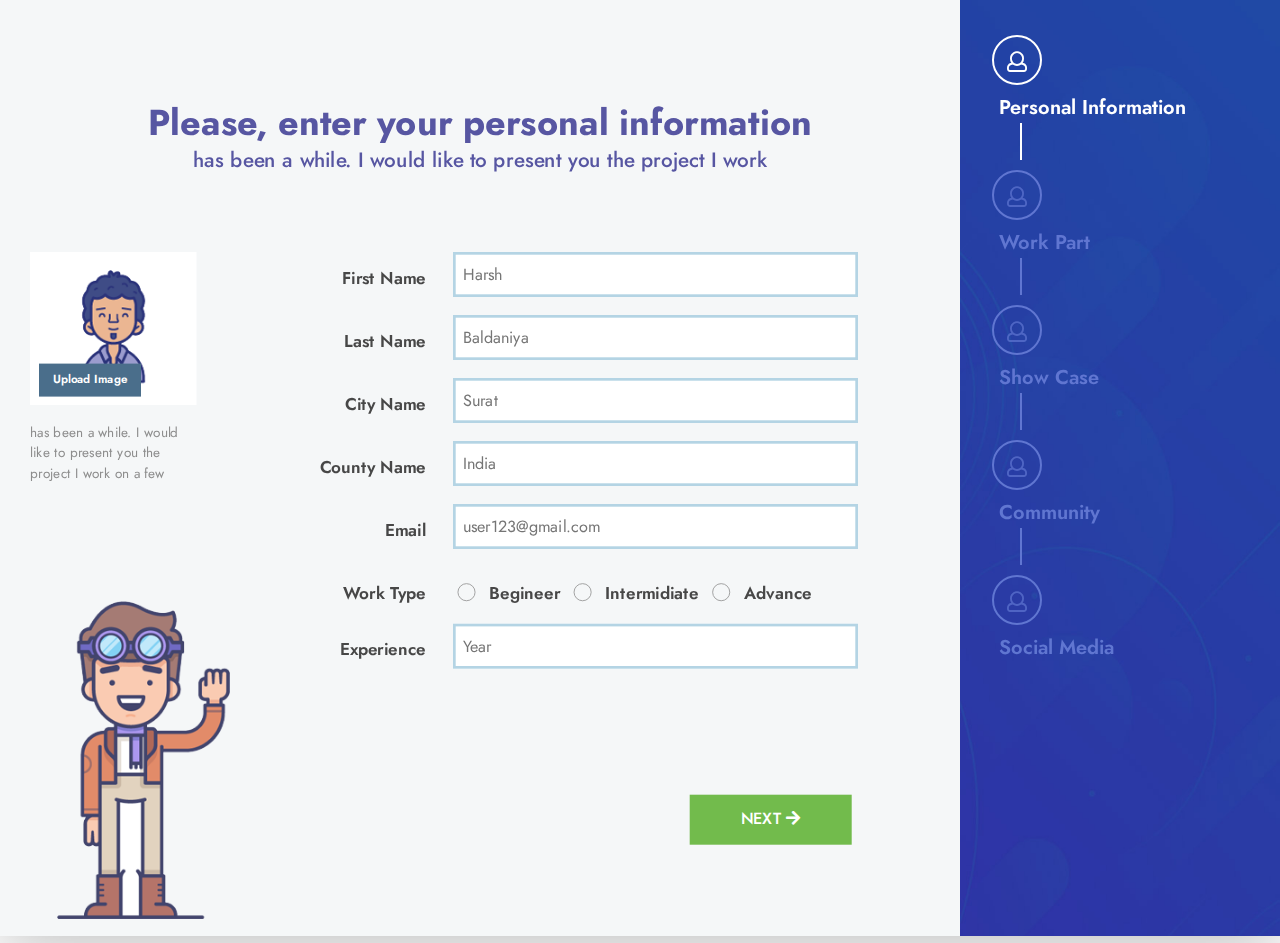
<file: index.html>
<!DOCTYPE html>
<html lang="en">

<head>
    <meta charset="utf-8">
    <title>Assi</title>
    <meta name="viewport" content="width=device-width, initial-scale=1.0">
    <link rel="stylesheet" href="assets/css/bootstrap.min.css">
    <link rel="stylesheet" href="assets/css/animate.min.css">
    <link rel="stylesheet" href="assets/css/fontawesome-all.css">
    <link rel="stylesheet" href="assets/css/style.css">

    <link rel="stylesheet" type="text/css" href="assets/css/colors/switch.css">
    <!-- Color Alternatives -->
    <link href="assets/css/colors/color-2.css" rel="alternate stylesheet" type="text/css" title="color-2">
    <link href="assets/css/colors/color-3.css" rel="alternate stylesheet" type="text/css" title="color-3">
    <link href="assets/css/colors/color-4.css" rel="alternate stylesheet" type="text/css" title="color-4">
    <link href="assets/css/colors/color-5.css" rel="alternate stylesheet" type="text/css" title="color-5">

</head>

<body>

    <div class="wrapper wizard d-flex clearfix multisteps-form position-relative">

        <div class="steps order-2 position-relative w-25">
            <div class="multisteps-form__progress">
                <span class="multisteps-form__progress-btn js-active" title="Application data"><i
                        class="far fa-user"></i><span>Personal Information</span></span>
                <span class="multisteps-form__progress-btn" title="Tax residency"><i class="far fa-user"></i><span>Work
                        Part</span></span>
                <span class="multisteps-form__progress-btn" title="Indentity documents"><i
                        class="far fa-user"></i><span>Show Case</span></span>
                <span class="multisteps-form__progress-btn" title="Investability"><i
                        class="far fa-user"></i><span>Community</span></span>
                <span class="multisteps-form__progress-btn" title="Review"><i class="far fa-user"></i><span>Social Media
                    </span></span>
            </div>
        </div>

        <form class="multisteps-form__form w-75 order-1" action="#" id="wizard">
            <div class="form-area position-relative">
                <!-- div 1 -->
                <div class="multisteps-form__panel js-active" data-animation="slideHorz">
                    <div class="wizard-forms">
                        <div class="inner pb-100 clearfix">
                            <div class="wizard-title text-center">
                                <h3>Please, enter your personal information</h3>
                                <p>has been a while. I would like to present you the project I work</p>
                            </div>
                            <div class="wizard-photo-area">
                                <div class="wizard-photo-upload position-relative">
                                    <label for="files">Upload Image</label>
                                    <input id="files" type='file' onchange="readURL(this);" style="display: none;">
                                    <div class="display-img text-center">
                                        <img id="profile-image" src="assets/img/pf1.png" alt="your image" />
                                    </div>
                                </div>
                                <div class="photo-upload-text">has been a while. I would like to present you the project
                                    I work on a few
                                </div>
                            </div>
                            <div class="wizard-form-field mb-85">
                                <div class="wizard-form-input">
                                    <label>First Name</label>
                                    <input type="text" name="name" placeholder="Harsh">
                                </div>
                                <div class="wizard-form-input">
                                    <label>Last Name</label>
                                    <input type="text" name="name" placeholder="Baldaniya">
                                </div>
                                <div class="wizard-form-input">
                                    <label>City Name</label>
                                    <input type="text" name="name" placeholder="Surat">
                                </div>
                                <div class="wizard-form-input">
                                    <label>County Name</label>
                                    <input type="text" name="name" placeholder="India">
                                </div>
                                <div class="wizard-form-input">
                                    <label>Email</label>
                                    <input type="email" name="email" placeholder="user123@gmail.com">
                                </div>
                                <div class="wizard-form-input">
                                    <label>Work Type</label>
                                    <div class="wizard-checked">
                                        <label class="checkbox-circle">
                                            <input type="radio" checked="checked" name="student_type"
                                                value="University Student">
                                            <span class="checkmark"></span>
                                            Begineer
                                        </label>
                                    </div>
                                    <div class="wizard-checked">
                                        <label class="checkbox-circle">
                                            <input type="radio" name="student_type" value="Professional">
                                            <span class="checkmark"></span>
                                            Intermidiate
                                        </label>
                                    </div>
                                    <div class="wizard-checked">
                                        <label class="checkbox-circle">
                                            <input type="radio" name="student_type" value="Professional">
                                            <span class="checkmark"></span>
                                            Advance
                                        </label>
                                    </div>
                                </div>
                                <div class="wizard-form-input">
                                    <label>Experience</label>
                                    <input type="number" name="email" placeholder="Year">
                                </div>
                            </div>
                            <div class="wizard-v3-progress">
                                <span>1 to 5 step</span>
                                <h3>0% to complete</h3>
                                <div class="progress">
                                    <div class="progress-bar" style="width: 0%">
                                    </div>
                                </div>
                            </div>
                        </div>
                        <!-- /.inner -->
                        <div class="vector-img-one">
                            <img src="assets/img/vb1.png" alt="">
                        </div>
                        <div class="actions">
                            <ul>
                                <li><span class="js-btn-next" title="NEXT">NEXT <i class="fa fa-arrow-right"></i></span>
                                </li>
                            </ul>
                        </div>
                    </div>
                </div>
                <!-- div 2 -->
                <div class="multisteps-form__panel" data-animation="slideHorz">
                    <div class="wizard-forms section-padding">
                        <div class="inner pb-100 clearfix">
                            <div class="wizard-title text-center">
                                <h3>Please, enter your work part</h3>
                                <p>has been a while. I would like to present you the project I work </p>
                            </div>
                            <div class="wizard-solution-select">
                                <h3>Cetogry</h3><br>
                                <div class="row">
                                    <div class="col-md-4">
                                        <label class="option_item">
                                            <input type="checkbox" class="checkbox">
                                            <span class="option_inner">
                                                <span class="tickmark"></span>
                                                <span class="icon"><img src="assets/img/d1.png" alt=""></span>
                                                <span class="name">XYZ</span>
                                            </span>
                                        </label>
                                    </div>
                                    <div class="col-md-4">
                                        <label class="option_item">
                                            <input type="checkbox" class="checkbox">
                                            <span class="option_inner">
                                                <span class="tickmark"></span>
                                                <span class="icon"><img src="assets/img/d1.png" alt=""></span>
                                                <span class="name">XYZ</span>
                                            </span>
                                        </label>
                                    </div>
                                    <div class="col-md-4">
                                        <label class="option_item">
                                            <input type="checkbox" class="checkbox">
                                            <span class="option_inner">
                                                <span class="tickmark"></span>
                                                <span class="icon"><img src="assets/img/d1.png" alt=""></span>
                                                <span class="name">XYZ</span>
                                            </span>
                                        </label>
                                    </div>
                                    <div class="col-md-4">
                                        <label class="option_item">
                                            <input type="checkbox" class="checkbox">
                                            <span class="option_inner">
                                                <span class="tickmark"></span>
                                                <span class="icon"><img src="assets/img/d1.png" alt=""></span>
                                                <span class="name">XYZ</span>
                                            </span>
                                        </label>
                                    </div>
                                    <div class="col-md-4">
                                        <label class="option_item">
                                            <input type="checkbox" class="checkbox">
                                            <span class="option_inner">
                                                <span class="tickmark"></span>
                                                <span class="icon"><img src="assets/img/d1.png" alt=""></span>
                                                <span class="name">XYZ</span>
                                            </span>
                                        </label>
                                    </div>
                                    <div class="col-md-4">
                                        <label class="option_item">
                                            <input type="checkbox" class="checkbox">
                                            <span class="option_inner">
                                                <span class="tickmark"></span>
                                                <span class="icon"><img src="assets/img/d1.png" alt=""></span>
                                                <span class="name">XYZ</span>
                                            </span>
                                        </label>
                                    </div>
                                </div>
                            </div>
                            <div class="wizard-note-subject pb-100">
                                <div class="wizard-form-input select-option-area">
                                    <label>Select Subject</label>
                                    <select>
                                        <option>Subject 1</option>
                                        <option>Subject 2</option>
                                        <option>Subject 3</option>
                                        <option>Subject 4</option>
                                    </select>
                                </div>
                                <div class="wizard-form-input">
                                    <label>Write Note</label>
                                    <textarea></textarea>
                                </div>
                            </div>
                            <div class="wizard-v3-progress">
                                <span>2 to 5 step</span>
                                <h3>38% to complete</h3>
                                <div class="progress">
                                    <div class="progress-bar" style="width: 38%">
                                    </div>
                                </div>
                            </div>
                        </div>
                        <!-- /.inner -->
                        <div class="vector-img-one">
                            <img src="assets/img/vb2.png" alt="">
                        </div>
                        <div class="actions">
                            <ul>
                                <li><span class="js-btn-prev" title="BACK"><i class="fa fa-arrow-left"></i> BACK </span>
                                </li>
                                <li><span class="js-btn-next" title="NEXT">NEXT <i class="fa fa-arrow-right"></i></span>
                                </li>
                            </ul>
                        </div>
                    </div>
                </div>
                <!-- div 3 -->
                <div class="multisteps-form__panel" data-animation="slideHorz">
                    <div class="wizard-forms">
                        <div class="inner pb-100 clearfix">
                            <div class="wizard-title text-center">
                                <h3>Please, enter your accont and work show</h3>
                                <p>has been a while. I would like to present you the project I work </p>
                            </div>
                            <div class="wizard-day-item">
                                <span class="wizard-sub-text">Choose the type of work</span>
                                <div class="wizard-checkbox-option">
                                    <ul>
                                        <li>
                                            <label class="block-option">
                                                <input type="checkbox" name="day-checkout" class="checked-checkbox">
                                                <span class="checkbox-tick"></span>
                                                <span class="day-label">Type</span>
                                            </label>
                                        </li>
                                        <li>
                                            <label class="block-option">
                                                <input type="checkbox" name="day-checkout" class="checked-checkbox">
                                                <span class="checkbox-tick"></span>
                                                <span class="day-label">Type</span>
                                            </label>
                                        </li>
                                        <li>
                                            <label class="block-option">
                                                <input type="checkbox" name="day-checkout" class="checked-checkbox">
                                                <span class="checkbox-tick"></span>
                                                <span class="day-label">Type</span>
                                            </label>
                                        </li>
                                        <li>
                                            <label class="block-option">
                                                <input type="checkbox" name="day-checkout" class="checked-checkbox">
                                                <span class="checkbox-tick"></span>
                                                <span class="day-label">Type</span>
                                            </label>
                                        </li>
                                    </ul>
                                </div>
                            </div>
                            <div class="wizard-form-input mb-60 mt-60">
                                <div class="line line2"></div>
                            </div>
                            <div class="wizard-form-field mb-85" style="margin-left: 0;">
                                <div class="wizard-form-input">
                                    <label>Future Booking</label>
                                    <div class="wizard-checked">
                                        <label class="checkbox-circle">
                                            <input type="radio" checked="checked" name="student_type"
                                                value="University Student">
                                            <span class="checkmark"></span>
                                            Yes
                                        </label>
                                    </div>
                                    <div class="wizard-checked">
                                        <label class="checkbox-circle">
                                            <input type="radio" name="student_type" value="Professional">
                                            <span class="checkmark"></span>
                                            No
                                        </label>
                                    </div>
                                </div>
                                <div class="wizard-form-input">
                                    <label style="width: fit-content; align-items: right;">Details</label>
                                    <input type="text-area" name="name" placeholder="If yes then...">
                                </div>
                            </div>
                            <div class="wizard-document-upload pb-200">
                                <span class="wizard-sub-text">Upload the your work</span>
                                <div class="custom-file" style="height: fit-content; padding: 3px; margin: 6px;">
                                    <input type="file" class="custom-file-input" id="customFile">
                                    <label class="custom-file-label" for="customFile">jpg or .pdf should be more than
                                        500KB or 300PI</label>
                                </div>
                                <div class="custom-file" style="height: fit-content; padding: 3px; margin: 6px;">
                                    <input type="file" class="custom-file-input" id="customFile">
                                    <label class="custom-file-label" for="customFile">jpg or .pdf should be more than
                                        500KB or 300PI</label>
                                </div>
                                <div class="custom-file" style="height: fit-content; padding: 3px; margin: 6px;">
                                    <input type="file" class="custom-file-input" id="customFile">
                                    <label class="custom-file-label" for="customFile">jpg or .pdf should be more than
                                        500KB or 300PI</label>
                                </div>
                            </div>
                            <div class="wizard-v3-progress">
                                <span>3 to 5 step</span>
                                <h3>59% to complete</h3>
                                <div class="progress">
                                    <div class="progress-bar" style="width: 59%">
                                    </div>
                                </div>
                            </div>
                        </div>
                        <!-- ./inner -->
                        <div class="vector-img-one">
                            <img src="assets/img/vb3.png" alt="">
                        </div>
                        <div class="actions">
                            <ul>
                                <li><span class="js-btn-prev" title="BACK"><i class="fa fa-arrow-left"></i> BACK </span>
                                </li>
                                <li><span class="js-btn-next" title="NEXT">NEXT <i class="fa fa-arrow-right"></i></span>
                                </li>
                            </ul>
                        </div>
                    </div>
                </div>
                <!-- div 4 -->
                <div class="multisteps-form__panel" data-animation="slideHorz">
                    <div class="wizard-forms">
                        <div class="inner pb-200 clearfix">
                            <div class="wizard-title text-center">
                                <h3>Choose community member</h3>
                                <p>has been a while. I would like to present you the project I work </p>
                            </div>
                            <div id="slider-service" class="wizard-service-slide">
                                <label class="services-box-item">
                                    <input type="checkbox" name="contact_person" value="Mr abc"
                                        class="service-checkbox">
                                    <span class="w-service-box text-center position-relative">
                                        <span class="tooltip-info" data-toggle="tooltip" data-placement="top"
                                            title="Mr abc Service officer"></span>
                                        <span class="service-icon">
                                            <img src="assets/img/ws1.png" alt="">
                                        </span>
                                        <span class="service-text">
                                            Mr abc
                                        </span>
                                        <span class="option-seclect">
                                            <span>Selected</span>
                                        </span>
                                    </span>
                                </label>
                                <label class="services-box-item">
                                    <input type="checkbox" name="contact_person" value="Mr abc"
                                        class="service-checkbox">
                                    <span class="w-service-box text-center position-relative">
                                        <span class="tooltip-info" data-toggle="tooltip" data-placement="top"
                                            title="Mr abc Service officer"></span>
                                        <span class="service-icon">
                                            <img src="assets/img/ws1.png" alt="">
                                        </span>
                                        <span class="service-text">
                                            Mr abc
                                        </span>
                                        <span class="option-seclect">
                                            <span>Selected</span>
                                        </span>
                                    </span>
                                </label>
                                <label class="services-box-item">
                                    <input type="checkbox" name="contact_person" value="Mr abc"
                                        class="service-checkbox">
                                    <span class="w-service-box text-center position-relative">
                                        <span class="tooltip-info" data-toggle="tooltip" data-placement="top"
                                            title="Mr abc Service officer"></span>
                                        <span class="service-icon">
                                            <img src="assets/img/ws1.png" alt="">
                                        </span>
                                        <span class="service-text">
                                            Mr abc
                                        </span>
                                        <span class="option-seclect">
                                            <span>Selected</span>
                                        </span>
                                    </span>
                                </label>
                                <label class="services-box-item">
                                    <input type="checkbox" name="contact_person" value="Mr abc"
                                        class="service-checkbox">
                                    <span class="w-service-box text-center position-relative">
                                        <span class="tooltip-info" data-toggle="tooltip" data-placement="top"
                                            title="Mr abc Service officer"></span>
                                        <span class="service-icon">
                                            <img src="assets/img/ws1.png" alt="">
                                        </span>
                                        <span class="service-text">
                                            Mr abc
                                        </span>
                                        <span class="option-seclect">
                                            <span>Selected</span>
                                        </span>
                                    </span>
                                </label>
                                <label class="services-box-item">
                                    <input type="checkbox" name="contact_person" value="Mr abc"
                                        class="service-checkbox">
                                    <span class="w-service-box text-center position-relative">
                                        <span class="tooltip-info" data-toggle="tooltip" data-placement="top"
                                            title="Mr abc Service officer"></span>
                                        <span class="service-icon">
                                            <img src="assets/img/ws1.png" alt="">
                                        </span>
                                        <span class="service-text">
                                            Mr abc
                                        </span>
                                        <span class="option-seclect">
                                            <span>Selected</span>
                                        </span>
                                    </span>
                                </label>
                                <label class="services-box-item">
                                    <input type="checkbox" name="contact_person" value="Mr abc"
                                        class="service-checkbox">
                                    <span class="w-service-box text-center position-relative">
                                        <span class="tooltip-info" data-toggle="tooltip" data-placement="top"
                                            title="Mr abc Service officer"></span>
                                        <span class="service-icon">
                                            <img src="assets/img/ws1.png" alt="">
                                        </span>
                                        <span class="service-text">
                                            Mr abc
                                        </span>
                                        <span class="option-seclect">
                                            <span>Selected</span>
                                        </span>
                                    </span>
                                </label>
                                <label class="services-box-item">
                                    <input type="checkbox" name="contact_person" value="Mr abc"
                                        class="service-checkbox">
                                    <span class="w-service-box text-center position-relative">
                                        <span class="tooltip-info" data-toggle="tooltip" data-placement="top"
                                            title="Mr abc Service officer"></span>
                                        <span class="service-icon">
                                            <img src="assets/img/ws1.png" alt="">
                                        </span>
                                        <span class="service-text">
                                            Mr abc
                                        </span>
                                        <span class="option-seclect">
                                            <span>Selected</span>
                                        </span>
                                    </span>
                                </label>
                                <label class="services-box-item">
                                    <input type="checkbox" name="contact_person" value="Mr abc"
                                        class="service-checkbox">
                                    <span class="w-service-box text-center position-relative">
                                        <span class="tooltip-info" data-toggle="tooltip" data-placement="top"
                                            title="Mr abc Service officer"></span>
                                        <span class="service-icon">
                                            <img src="assets/img/ws1.png" alt="">
                                        </span>
                                        <span class="service-text">
                                            Mr abc
                                        </span>
                                        <span class="option-seclect">
                                            <span>Selected</span>
                                        </span>
                                    </span>
                                </label>
                                <label class="services-box-item">
                                    <input type="checkbox" name="contact_person" value="Mr abc"
                                        class="service-checkbox">
                                    <span class="w-service-box text-center position-relative">
                                        <span class="tooltip-info" data-toggle="tooltip" data-placement="top"
                                            title="Mr abc Service officer"></span>
                                        <span class="service-icon">
                                            <img src="assets/img/ws1.png" alt="">
                                        </span>
                                        <span class="service-text">
                                            Mr abc
                                        </span>
                                        <span class="option-seclect">
                                            <span>Selected</span>
                                        </span>
                                    </span>
                                </label>
                                <label class="services-box-item">
                                    <input type="checkbox" name="contact_person" value="Mr abc"
                                        class="service-checkbox">
                                    <span class="w-service-box text-center position-relative">
                                        <span class="tooltip-info" data-toggle="tooltip" data-placement="top"
                                            title="Mr abc Service officer"></span>
                                        <span class="service-icon">
                                            <img src="assets/img/ws1.png" alt="">
                                        </span>
                                        <span class="service-text">
                                            Mr abc
                                        </span>
                                        <span class="option-seclect">
                                            <span>Selected</span>
                                        </span>
                                    </span>
                                </label>
                                <label class="services-box-item">
                                    <input type="checkbox" name="contact_person" value="Mr abc"
                                        class="service-checkbox">
                                    <span class="w-service-box text-center position-relative">
                                        <span class="tooltip-info" data-toggle="tooltip" data-placement="top"
                                            title="Mr abc Service officer"></span>
                                        <span class="service-icon">
                                            <img src="assets/img/ws1.png" alt="">
                                        </span>
                                        <span class="service-text">
                                            Mr abc
                                        </span>
                                        <span class="option-seclect">
                                            <span>Selected</span>
                                        </span>
                                    </span>
                                </label>
                                <label class="services-box-item">
                                    <input type="checkbox" name="contact_person" value="Mr abc"
                                        class="service-checkbox">
                                    <span class="w-service-box text-center position-relative">
                                        <span class="tooltip-info" data-toggle="tooltip" data-placement="top"
                                            title="Mr abc Service officer"></span>
                                        <span class="service-icon">
                                            <img src="assets/img/ws1.png" alt="">
                                        </span>
                                        <span class="service-text">
                                            Mr abc
                                        </span>
                                        <span class="option-seclect">
                                            <span>Selected</span>
                                        </span>
                                    </span>
                                </label>
                                <label class="services-box-item">
                                    <input type="checkbox" name="contact_person" value="Mr abc"
                                        class="service-checkbox">
                                    <span class="w-service-box text-center position-relative">
                                        <span class="tooltip-info" data-toggle="tooltip" data-placement="top"
                                            title="Mr abc Service officer"></span>
                                        <span class="service-icon">
                                            <img src="assets/img/ws1.png" alt="">
                                        </span>
                                        <span class="service-text">
                                            Mr abc
                                        </span>
                                        <span class="option-seclect">
                                            <span>Selected</span>
                                        </span>
                                    </span>
                                </label>
                                <label class="services-box-item">
                                    <input type="checkbox" name="contact_person" value="Mr abc"
                                        class="service-checkbox">
                                    <span class="w-service-box text-center position-relative">
                                        <span class="tooltip-info" data-toggle="tooltip" data-placement="top"
                                            title="Mr abc Service officer"></span>
                                        <span class="service-icon">
                                            <img src="assets/img/ws1.png" alt="">
                                        </span>
                                        <span class="service-text">
                                            Mr abc
                                        </span>
                                        <span class="option-seclect">
                                            <span>Selected</span>
                                        </span>
                                    </span>
                                </label>
                            </div>
                            <div class="wizard-v3-progress">
                                <span>4 to 5 step</span>
                                <h3>79% to complete</h3>
                                <div class="progress">
                                    <div class="progress-bar" style="width: 79%">
                                    </div>
                                </div>
                            </div>
                        </div>
                        <!-- /.inner -->
                        <div class="vector-img-one">
                            <img src="assets/img/vb4.png" alt="">
                        </div>
                        <div class="actions">
                            <ul>
                                <li><span class="js-btn-prev" title="BACK"><i class="fa fa-arrow-left"></i> BACK </span>
                                </li>
                                <li><span class="js-btn-next" title="NEXT">NEXT <i class="fa fa-arrow-right"></i></span>
                                </li>
                            </ul>
                        </div>
                    </div>
                </div>
                <!-- div 5 -->
                <div class="multisteps-form__panel" data-animation="slideHorz">
                    <div class="wizard-forms">
                        <div class="inner pb-100">
                            <div class="wizard-title text-center">
                                <h3>Contact</h3>
                                <p>has been a while. I would like to present you the project I work </p>
                            </div>
                            <div class="wizard-form-field mb-85" style="margin-left: 0;">
                                <div class="wizard-form-input" style="display: flex;
                                justify-content: space-between;">
                                    <label style="width: fit-content; align-items: right;">Email</label>
                                    <input type="text" name="name" placeholder="admin123@gmail.com">
                                </div>
                                <div class="wizard-form-input" style="display: flex;
                                justify-content: space-between;">
                                    <label style="width: fit-content; align-items: right;">Contact Number</label>
                                    <input type="text" name="name" placeholder="+91 1234567890">
                                </div>
                                <div class="wizard-form-input" style="display: flex;
                                justify-content: space-between;">
                                    <label style="width: fit-content; align-items: right;">Linkedin</label>
                                    <input type="text" name="name" placeholder="@id">
                                </div>
                                <div class="wizard-form-input" style="display: flex;
                                justify-content: space-between;">
                                    <label style="width: fit-content; align-items: right;">Instagram</label>
                                    <input type="text" name="name" placeholder="@id">
                                </div>
                                <div class="wizard-form-input" style="display: flex;
                                justify-content: space-between;">
                                    <label style="width: fit-content; align-items: right;">Twitter</label>
                                    <input type="text" name="name" placeholder="@id">
                                </div>
                            </div>
                            <div class="wizard-v3-progress">
                                <span>5 to 5 step</span>
                                <h3>100% to complete</h3>
                                <div class="progress">
                                    <div class="progress-bar" style="width: 100%">
                                    </div>
                                </div>
                            </div>
                        </div>
                        <!-- /.inner -->
                        <div class="vector-img-one position-relative">
                            <img src="assets/img/vb5.png" alt="">
                        </div>
                        <div class="actions mt-60">
                            <ul>
                                <li><span class="js-btn-prev" title="BACK"><i class="fa fa-arrow-left"></i> BACK </span>
                                </li>
                                <!-- <a href="./Thanks/thanks-1.html"><button>Submit</button></a> -->
                                <form action="/Thanks/thanks-1.html" method="post">
                                    <a href="./Thanks/thanks-1.html"><li id="myfinalbtn">SUBMIT <i class="fa fa-arrow-right"></i></li></a>
                                </form>
                            </ul>
                        </div>
                    </div>
                </div>
            </div>
        </form>

    </div>


    <script src="assets/js/jquery-3.3.1.min.js"></script>
    <script src="assets/js/popper.min.js"></script>
    <script src="assets/js/bootstrap.min.js"></script>
    <script src="assets/js/slick.min.js"></script>
    <script src="assets/js/main.js"></script>
    <script src="assets/js/switch.js"></script>
    <script>
        function readURL(input) {
            if (input.files && input.files[0]) {
                var reader = new FileReader();

                reader.onload = function (e) {
                    $('#profile-image')
                        .attr('src', e.target.result)
                        .width(150)
                        .height(200);
                };

                reader.readAsDataURL(input.files[0]);
            }
        };
        $("#customFile").change(function () {
            filename = this.files[0].name
        });
    </script>
</body>

</html>
</file>
<file: assets/css/style.css>
@charset "UTF-8";
/*----------------------------------------------------

1. Global Area 
2. Header Section
=====================================================================*/
/*=========
Font load
===========*/
@import url("https://fonts.googleapis.com/css2?family=Jost:ital,wght@0,100;0,200;0,300;0,400;0,500;0,531;0,600;0,700;0,800;0,900;1,100;1,200;1,300;1,400;1,500;1,531;1,600;1,700;1,800;1,900&display=swap");
/*=========
Color Code
===========*/
/* Slider */
.slick-slider {
  position: relative;
  display: block;
  -webkit-box-sizing: border-box;
          box-sizing: border-box;
  -webkit-user-select: none;
  -moz-user-select: none;
  -ms-user-select: none;
  user-select: none;
  -webkit-touch-callout: none;
  -khtml-user-select: none;
  -ms-touch-action: pan-y;
  touch-action: pan-y;
  -webkit-tap-highlight-color: transparent;
}

.slick-list {
  position: relative;
  display: block;
  overflow: hidden;
  margin: 0;
  padding: 0;
}

.slick-list:focus {
  outline: none;
}

.slick-list.dragging {
  cursor: pointer;
  cursor: hand;
}

.slick-slider .slick-track,
.slick-slider .slick-list {
  -webkit-transform: translate3d(0, 0, 0);
  -ms-transform: translate3d(0, 0, 0);
  transform: translate3d(0, 0, 0);
}

.slick-track {
  position: relative;
  top: 0;
  left: 0;
  display: block;
  margin-left: auto;
  margin-right: auto;
}

.slick-track:before,
.slick-track:after {
  display: table;
  content: "";
}

.slick-track:after {
  clear: both;
}

.slick-loading .slick-track {
  visibility: hidden;
}

.slick-slide {
  display: none;
  float: left;
  height: 100%;
  min-height: 1px;
}

[dir=rtl] .slick-slide {
  float: right;
}

.slick-slide img {
  display: block;
  margin: auto;
}

.slick-slide.slick-loading img {
  display: none;
}

.slick-slide.dragging img {
  pointer-events: none;
}

.slick-initialized .slick-slide {
  display: block;
}

.slick-loading .slick-slide {
  visibility: hidden;
}

.slick-vertical .slick-slide {
  display: block;
  height: auto;
  border: 1px solid transparent;
}

.slick-arrow.slick-hidden {
  display: none;
}

/*global area*/
/*----------------------------------------------------*/
body {
  margin: 0;
  padding: 0;
  overflow-x: hidden;
  font-size: 15px;
  font-weight: 400;
  line-height: 1.5;
  color: #2f3146;
  font-family: "Jost", sans-serif;
  -moz-osx-font-smoothing: antialiased;
  -webkit-font-smoothing: antialiased;
}

::-moz-selection {
  color: #ffffff;
  background-color: #6b59d3;
}

::selection {
  color: #ffffff;
  background-color: #6b59d3;
}

::-moz-selection {
  color: #ffffff;
  background-color: #6b59d3;
}

ul {
  margin: 0;
  padding: 0;
}
ul li {
  list-style: none;
}

a {
  color: inherit;
  text-decoration: none;
  -webkit-transition: 0.3s all ease-in-out;
  -o-transition: 0.3s all ease-in-out;
  transition: 0.3s all ease-in-out;
}
a:hover, a:focus {
  text-decoration: none;
}

img {
  max-width: 100%;
  height: auto;
}

button {
  cursor: pointer;
}

.form-control:focus,
button:visited,
button.active,
button:hover,
button:focus,
input:visited,
input.active,
input:hover,
input:focus,
textarea:hover,
textarea:focus,
a:hover,
a:focus,
a:visited,
a.active,
select,
select:hover,
select:focus,
select:visited {
  outline: none;
  -webkit-box-shadow: none;
          box-shadow: none;
  text-decoration: none;
  color: inherit;
}

.form-control {
  -webkit-box-shadow: none;
          box-shadow: none;
}

.relative-position {
  position: relative;
}

p {
  margin: 0;
}

h1,
h2,
h3,
h4,
h5,
h6 {
  margin: 0;
  font-family: "Jost", sans-serif;
}

.pb-100 {
  padding-bottom: 100px;
}

.pb-200 {
  padding-bottom: 200px;
}

.mb-60 {
  margin-bottom: 60px !important;
}

.mb-85 {
  margin-bottom: 85px !important;
}

.mt-60 {
  margin-top: 60px !important;
}

.wizard-forms {
  padding: 90px 180px;
}

.section-padding {
  padding: 90px 60px;
}

.wrapper {
  margin: 50px auto;
  max-width: 1680px;
  background-color: #f5f7f8;
  -webkit-box-shadow: 0px 5px 65px 0px rgba(0, 0, 0, 0.29);
          box-shadow: 0px 5px 65px 0px rgba(0, 0, 0, 0.29);
}

.boxed-version {
  max-width: 1400px;
  margin: auto;
}

.dark-version.dark-version {
  background-color: #1a1a1a;
}
.dark-version.dark-version label, .dark-version.dark-version p, .dark-version.dark-version span {
  color: #fff !important;
}
.dark-version.dark-version button, .dark-version.dark-version input, .dark-version.dark-version optgroup, .dark-version.dark-version select, .dark-version.dark-version textarea, .dark-version.dark-version .wrapper {
  background-color: #1a1a1a !important;
}

.steps-area-fixed.steps-area-fixed {
  position: fixed;
  width: 25%;
}

.inner {
  width: 100%;
  height: auto;
}

/* ============================================================================ */
/*   step
/* ============================================================================ */
.steps {
  background-color: #263ea5;
  background-image: url(../img/bg.jpg);
  background-size: cover;
}
.steps ul {
  padding-left: 70px;
}

.steps li {
  position: relative;
}
.steps li:before {
  content: "";
  top: 55px;
  width: 240px;
  left: 0px;
  height: 25px;
  color: #5065ca;
  font-size: 19px;
  font-weight: 600;
  line-height: 1.5;
  position: absolute;
}
.steps li:after {
  top: 8px;
  left: 15px;
  z-index: -1;
  color: #6076d1;
  font-size: 17px;
  content: "";
  font-weight: 900;
  position: absolute;
  font-family: "Font Awesome 5 Free";
}
.steps li a {
  width: 45px;
  color: #fff;
  height: 45px;
  font-size: 16px;
  font-weight: 700;
  line-height: 45px;
  border-radius: 50%;
  position: relative;
  text-align: center;
  display: inline-block;
  border: 2px solid #6076d1;
}
.steps li a:after {
  width: 2px;
  left: 18px;
  content: "";
  height: 33px;
  bottom: -80px;
  position: absolute;
  background-color: #6076d1;
}
.steps li .number {
  display: none;
}
.steps li.first a {
  border: 2px solid #fff;
}
.steps li.last a:after {
  display: none;
}
.steps li.checked:after, .steps li.current:after {
  color: #fff;
}
.steps li.checked:before, .steps li.current:before {
  color: #fff;
}
.steps li.checked a, .steps li.current a {
  border: 2px solid #fff;
}
.steps li.checked a:after, .steps li.current a:after {
  background-color: #fff;
}

.line {
  width: 495px;
  height: 3px;
  left: 28.4%;
  height: 3px;
  background: #f1f1f2;
  position: relative;
  top: 0px;
  margin: 5px 0;
}
.line.line2 {
  width: 100%;
  left: 0;
}

.actions {
  right: 7%;
  position: absolute;
  bottom: 50px;
}
.actions ul {
  display: -webkit-box;
  display: -ms-flexbox;
  display: flex;
}
.actions li {
  margin-right: 20px;
}
.actions li span {
  height: 55px;
  width: 180px;
  color: #fff;
  display: block;
  font-size: 18px;
  font-weight: 500;
  border-radius: 0px;
  line-height: 55px;
  text-align: center;
  background-color: #72bb4c;
  cursor: pointer;
}
.actions li .js-btn-prev {
  background: #b4d4e4 !important;
}
.actions li button {
  background: #2c3ca6;
  border: 0;
  padding: 15px 40px;
  margin-left: 18px;
  font-size: 18px;
  color: #fff;
  height: 55px;
}
.actions li:last-child {
  margin-right: 0;
}
.actions li[aria-disabled=true] span {
  opacity: 0;
  -webkit-transition: all 1s;
  -o-transition: all 1s;
  transition: all 1s;
}
.actions li[aria-disabled=false] ~ li span {
  background-color: #72bb4c;
  color: #fff;
}
.actions li[aria-disabled=false] ~ li span:hover {
  background-color: #72bb4c;
}

.wizard-checkbox-option li {
  padding-top: 10px;
  min-width: 25%;
  float: left;
  font-size: 18px;
  font-weight: 600;
  padding-left: 60px;
  position: relative;
  display: inline-block;
}

.block-option input {
  display: none;
}
.block-option .checkbox-tick {
  position: relative;
}
.block-option .checkbox-tick:before {
  top: 2px;
  left: -48px;
  color: #5756a2;
  content: "";
  font-size: 16px;
  font-weight: 900;
  display: none;
  position: absolute;
  font-family: "Font Awesome 5 Free";
}
.block-option .checkbox-tick:after {
  position: absolute;
  content: "";
  height: 38px;
  width: 38px;
  top: -5px;
  left: -60px;
  border: 2px solid #b4d4e4;
}
.block-option .checked-checkbox:checked ~ .checkbox-tick:before {
  display: block;
}
.block-option .checked-checkbox:checked ~ .checkbox-tick:after {
  border: 2px solid #5756a2;
  -webkit-box-shadow: 0px 5px 9px 0px rgba(0, 0, 0, 0.17);
          box-shadow: 0px 5px 9px 0px rgba(0, 0, 0, 0.17);
}

.checkbox-circle {
  position: relative;
  margin: 0 !important;
  padding-left: 40px;
  width: inherit !important;
  text-align: left !important;
}
.checkbox-circle label {
  cursor: pointer;
  color: #999;
  font-size: 13px;
  line-height: 1.9;
  -webkit-transform: translateY(-5px);
      -ms-transform: translateY(-5px);
          transform: translateY(-5px);
}
.checkbox-circle label a {
  color: #6d7f52;
}
.checkbox-circle label a:hover {
  color: #89b843;
}
.checkbox-circle input {
  position: absolute;
  opacity: 0;
  cursor: pointer;
  left: 0;
}
.checkbox-circle input:checked ~ .checkmark:after {
  display: block;
}
.checkbox-circle input:checked ~ .checkmark:before {
  content: "";
  top: 0px;
  left: 3px;
  border-radius: 50%;
  position: absolute;
  z-index: 1;
  font-family: "Font Awesome 5 Free";
  font-weight: 900;
  color: #fff;
  font-size: 12px;
}
.checkbox-circle .checkmark {
  position: absolute !important;
  top: 3px !important;
  left: 0;
  height: 20px;
  width: 20px;
  border-radius: 50%;
  border: 1px solid #999;
}
.checkbox-circle .checkmark:after {
  content: "";
  top: -1px;
  left: -1px;
  width: 20px;
  height: 20px;
  border-radius: 50%;
  background: #49cc2a;
  position: absolute;
  display: none;
}

.social-media-find .social-find-caret, .select-caret, .wizard-note-subject .select-option-area {
  position: relative;
}
.social-media-find .social-find-caret:after, .select-caret:after, .wizard-note-subject .select-option-area:after {
  top: 12px;
  right: 15px;
  content: "";
  font-weight: 900;
  position: absolute;
  font-family: "Font Awesome 5 Free";
  height: 25px;
  width: 25px;
  line-height: 25px;
  background-color: #e5e4e4;
  border-radius: 100%;
  text-align: center;
}

/*---------------------------------------------------- */
/*wizard area*/
/*----------------------------------------------------*/
/* ==========================================================================
multistep css
========================================================================== */
.multisteps-form__progress {
  padding-top: 60px;
  padding-bottom: 100px;
  width: 300px;
  position: -webkit-sticky;
  position: sticky;
  top: 0;
}

.multisteps-form__progress-btn {
  position: relative;
  color: rgba(96, 118, 209, 0.7);
  border: none;
  background-color: transparent;
  outline: none !important;
  cursor: pointer;
  font-size: 20px;
  font-weight: 600;
  display: -webkit-box;
  display: -ms-flexbox;
  display: flex;
  -webkit-box-align: center;
      -ms-flex-align: center;
          align-items: center;
  min-width: -webkit-max-content;
  min-width: -moz-max-content;
  min-width: max-content;
  margin-left: 32px;
  padding-bottom: 100px;
  z-index: 1;
}
.multisteps-form__progress-btn span {
  position: absolute;
  top: 58px;
  left: 7px;
  color: #6076d1;
}
.multisteps-form__progress-btn i {
  width: 50px;
  height: 50px;
  left: 0px;
  top: 0px;
  margin-right: 15px;
  line-height: 50px;
  position: relative;
  text-align: center;
  display: inline-block;
  border: 2px solid #6076d1;
  border-radius: 50%;
  z-index: -1;
}
.multisteps-form__progress-btn:after {
  content: "";
  position: absolute;
  top: 65%;
  left: 28px;
  display: block;
  width: 2px;
  height: 37px;
  background-color: #6076d1;
  z-index: 1;
}
.multisteps-form__progress-btn:last-child:after {
  display: none;
}
.multisteps-form__progress-btn.js-active {
  color: #fff;
}
.multisteps-form__progress-btn.js-active span {
  color: #fff;
}
.multisteps-form__progress-btn.js-active i {
  color: #fff;
  border-color: #fff;
}
.multisteps-form__progress-btn.js-active:after {
  background-color: #fff;
}

.multisteps-form__form {
  position: relative;
}

.multisteps-form__panel {
  height: 0;
  width: 100%;
  opacity: 0;
  overflow: hidden;
  visibility: hidden;
}
.multisteps-form__panel.js-active {
  opacity: 1;
  height: auto;
  position: absolute;
  top: 0;
  left: 0;
  overflow: visible;
  visibility: visible;
}
.multisteps-form__panel[data-animation=scaleOut] {
  -webkit-transform: scale(1.1);
      -ms-transform: scale(1.1);
          transform: scale(1.1);
}
.multisteps-form__panel[data-animation=scaleOut].js-active {
  -webkit-transition-property: all;
  -o-transition-property: all;
  transition-property: all;
  -webkit-transition-duration: 0.2s;
       -o-transition-duration: 0.2s;
          transition-duration: 0.2s;
  -webkit-transition-timing-function: linear;
       -o-transition-timing-function: linear;
          transition-timing-function: linear;
  -webkit-transition-delay: 0s;
       -o-transition-delay: 0s;
          transition-delay: 0s;
  -webkit-transform: scale(1);
      -ms-transform: scale(1);
          transform: scale(1);
}
.multisteps-form__panel[data-animation=slideHorz] {
  left: -50px;
}
.multisteps-form__panel[data-animation=slideHorz].js-active {
  -webkit-transition-property: all;
  -o-transition-property: all;
  transition-property: all;
  -webkit-transition-duration: 0.25s;
       -o-transition-duration: 0.25s;
          transition-duration: 0.25s;
  -webkit-transition-timing-function: cubic-bezier(0.2, 1.13, 0.38, 1.43);
       -o-transition-timing-function: cubic-bezier(0.2, 1.13, 0.38, 1.43);
          transition-timing-function: cubic-bezier(0.2, 1.13, 0.38, 1.43);
  -webkit-transition-delay: 0s;
       -o-transition-delay: 0s;
          transition-delay: 0s;
  left: 0;
}
.multisteps-form__panel[data-animation=slideVert] {
  top: 30px;
}
.multisteps-form__panel[data-animation=slideVert].js-active {
  -webkit-transition-property: all;
  -o-transition-property: all;
  transition-property: all;
  -webkit-transition-duration: 0.2s;
       -o-transition-duration: 0.2s;
          transition-duration: 0.2s;
  -webkit-transition-timing-function: linear;
       -o-transition-timing-function: linear;
          transition-timing-function: linear;
  -webkit-transition-delay: 0s;
       -o-transition-delay: 0s;
          transition-delay: 0s;
  top: 0;
}
.multisteps-form__panel[data-animation=fadeIn].js-active {
  -webkit-transition-property: all;
  -o-transition-property: all;
  transition-property: all;
  -webkit-transition-duration: 0.3s;
       -o-transition-duration: 0.3s;
          transition-duration: 0.3s;
  -webkit-transition-timing-function: linear;
       -o-transition-timing-function: linear;
          transition-timing-function: linear;
  -webkit-transition-delay: 0s;
       -o-transition-delay: 0s;
          transition-delay: 0s;
}
.multisteps-form__panel[data-animation=scaleIn] {
  -webkit-transform: scale(0.9);
      -ms-transform: scale(0.9);
          transform: scale(0.9);
}
.multisteps-form__panel[data-animation=scaleIn].js-active {
  -webkit-transition-property: all;
  -o-transition-property: all;
  transition-property: all;
  -webkit-transition-duration: 0.2s;
       -o-transition-duration: 0.2s;
          transition-duration: 0.2s;
  -webkit-transition-timing-function: linear;
       -o-transition-timing-function: linear;
          transition-timing-function: linear;
  -webkit-transition-delay: 0s;
       -o-transition-delay: 0s;
          transition-delay: 0s;
  -webkit-transform: scale(1);
      -ms-transform: scale(1);
          transform: scale(1);
}

/* ==========================================================================
wizard section
========================================================================== */
.wizard-title {
  padding-bottom: 85px;
}
.wizard-title h3 {
  color: #5756a2;
  font-size: 40px;
  font-weight: 700;
}
.wizard-title p {
  color: #5756a2;
  font-size: 23px;
  font-weight: 500;
}

.vector-img-one {
  position: absolute;
  bottom: 10px;
  left: 5px;
}

.wizard-form-field .wizard-form-input {
  width: 100%;
  margin-bottom: 20px;
  display: -webkit-box;
  display: -ms-flexbox;
  display: flex;
}
.wizard-form-field .wizard-form-input label {
  float: left;
  color: #474747;
  font-size: 19px;
  text-align: right;
  font-weight: 600;
  width: 200px;
  margin: 15px 30px 0px 0px;
}
.wizard-form-field .wizard-form-input input {
  width: 585px;
  height: 50px;
  padding: 8px;
  font-size: 18px;
  border: 3px solid #b4d4e4;
}

.wizard-v3-progress {
  z-index: 10;
  width: 300px;
  right: -345px;
  bottom: 20px;
  position: absolute;
}
.wizard-v3-progress .progress {
  width: 100%;
  height: 20px;
  border-radius: 20px;
  background-color: #b4c8e8;
  position: relative;
}
.wizard-v3-progress .progress:before {
  content: "";
  width: 5px;
  height: 5px;
  border-radius: 100%;
  background: #111;
  position: absolute;
  left: 30%;
  top: 8px;
}
.wizard-v3-progress .progress:after {
  content: "";
  width: 5px;
  height: 5px;
  border-radius: 100%;
  background: #111;
  position: absolute;
  left: 45%;
  top: 8px;
}
.wizard-v3-progress .progress .progress-bar {
  border-radius: 20px;
  background-color: #2e70ee;
}
.wizard-v3-progress .progress .progress-bar:after {
  content: "";
  width: 5px;
  height: 5px;
  border-radius: 100%;
  background: #111;
  position: absolute;
  left: 75%;
  top: 8px;
}
.wizard-v3-progress span {
  color: #b5ccec;
}
.wizard-v3-progress h3 {
  color: #fff;
  font-size: 23px;
  padding: 5px 0px 10px;
  font-weight: 700;
}

/* ==========================================================================
wizard 1
========================================================================== */
.wizard-photo-area {
  width: 190px;
  float: left;
  margin-left: -50px;
}
.wizard-photo-area .photo-upload-text {
  color: #8d8d8d;
  font-size: 15px;
  margin-top: 20px;
  display: inline-block;
}

.wizard-photo-upload {
  float: left;
}
.wizard-photo-upload label {
  padding: 8px 15px;
  color: #fff;
  font-size: 13px;
  font-weight: 600;
  background-color: #4a6e8b;
  position: absolute;
  bottom: 10px;
  left: 10px;
  margin-bottom: 0;
}
.wizard-photo-upload .display-img {
  width: 185px;
  height: 170px;
  overflow: hidden;
  padding-top: 20px;
  background-color: #fff;
}

.wizard-form-field {
  margin-left: 190px;
}
.wizard-form-field .wizard-form-input {
  position: relative;
  z-index: 2;
}
.wizard-form-field .wizard-form-input .wizard-checked {
  display: inline-block;
  margin: 15px 10px 0px 0px;
}
.wizard-form-field .wizard-form-input .wizard-checked:last-of-type {
  margin-right: 0;
}
.wizard-form-field .wizard-form-input .wizard-checked input {
  height: 18px;
  width: 18px;
}
.wizard-form-field .wizard-form-input .wizard-checked span {
  font-size: 18px;
  font-weight: 600;
  color: #1a1a1a;
  position: relative;
  top: -3px;
  margin-left: 5px;
}
.wizard-form-field .form-field-text {
  font-size: 18px;
  color: #848c95;
  max-width: 625px;
  padding-left: 230px;
}

/* ==========================================================================
wizard 2
========================================================================== */
.wizard-solution-select {
  margin: 0 auto;
  max-width: 1090px;
}

.option_item {
  margin: 0 auto;
  width: 325px;
  height: 270px;
  position: relative;
  -webkit-transition: 0.3s all ease-in-out;
  -o-transition: 0.3s all ease-in-out;
  transition: 0.3s all ease-in-out;
}
.option_item .name {
  display: block;
  color: #474747;
  font-size: 23px;
  font-weight: 600;
}

.option_item .checkbox {
  position: absolute;
  top: 0;
  left: 0;
  z-index: 1;
  opacity: 0;
}

.option_item .option_inner {
  width: 100%;
  height: 100%;
  padding: 40px 30px;
  border-radius: 5px;
  text-align: center;
  cursor: pointer;
  display: block;
  border: 2px solid transparent;
  position: relative;
}
.option_item .option_inner:before {
  content: "";
  position: absolute;
  height: 100%;
  width: 100%;
  left: 0;
  top: 0;
  border: 2px solid #b4d4e4;
}

.option_item .option_inner .icon {
  margin-bottom: 10px;
  display: block;
  text-align: center;
}

.option_item .option_inner .icon .fab {
  font-size: 32px;
}

.option_item .option_inner .name {
  -webkit-user-select: none;
     -moz-user-select: none;
      -ms-user-select: none;
          user-select: none;
}

.option_item .checkbox:checked ~ .option_inner {
  border-color: #3b5999;
  -webkit-box-shadow: 0px 5px 35px 0px rgba(0, 0, 0, 0.27);
          box-shadow: 0px 5px 35px 0px rgba(0, 0, 0, 0.27);
}
.option_item .checkbox:checked ~ .option_inner:before {
  display: none;
}

.option_item .option_inner .tickmark {
  position: absolute;
  height: 50px;
  width: 50px;
  display: none;
  border-radius: 100%;
  top: -25px;
  left: -25px;
  background-color: #253fa5;
}

.option_item .option_inner .tickmark:before {
  content: "";
  position: absolute;
  font-size: 16px;
  top: 12px;
  left: 15px;
  color: #fff;
  font-family: "Font Awesome 5 Free";
  font-weight: 900;
}

.option_item .checkbox:checked ~ .option_inner .tickmark {
  display: block;
}

.izard-solution-select label {
  margin-bottom: 0;
}

.wizard-note-subject {
  float: right;
  z-index: 5;
  margin-top: 30px;
  margin-right: 25px;
  position: relative;
}
.wizard-note-subject .wizard-form-input {
  margin-top: 30px;
  position: relative;
}
.wizard-form-input textarea{
  padding: 10px;
}
.wizard-note-subject .wizard-form-input label {
  float: left;
  color: #474747;
  font-size: 19px;
  text-align: right;
  font-weight: 600;
  width: 195px;
  margin: 15px 30px 0px 0px;
}
.wizard-note-subject .wizard-form-input select,
.wizard-note-subject .wizard-form-input textarea {
  width: 720px;
  height: 50px;
  padding-left: 20px;
  -webkit-appearance: none;
  border: 3px solid #b4d4e4;
}
.wizard-note-subject .wizard-form-input textarea {
  height: 170px;
}
.wizard-note-subject .wizard-checked {
  float: right;
  margin-right: 40px;
  display: inline-block;
}
.wizard-note-subject .wizard-checked input {
  width: 18px;
  height: 18px;
  margin-right: 5px;
}
.wizard-note-subject .wizard-checked span {
  top: -2px;
  color: #1a1a1a;
  font-size: 18px;
  font-weight: 600;
  position: relative;
}

.wizard-sub-text {
  color: #474747;
  display: block;
  font-size: 25px;
  font-weight: 600;
  margin-bottom: 20px;
}

/* ==========================================================================
wizard three
========================================================================== */
.select-caret {
  margin-bottom: 85px;
}
.select-caret:after {
  top: 35px;
}
.select-caret select {
  -webkit-appearance: none;
}

.wizard-form-input select {
  width: 100%;
  height: 95px;
  padding: 0px 40px;
  border: 3px solid #b4d4e4;
}

.duration-box {
  display: block;
  width: 100%;
  height: 185px;
  width: 270px;
  padding-top: 35px;
  position: relative;
  border: 2px solid #b4d4e4;
}
.duration-box .title {
  color: #474747;
  display: block;
  font-size: 65px;
  font-weight: 600;
  line-height: 1;
  margin-bottom: 5px;
}
.duration-box span {
  line-height: 1;
  color: #474747;
  font-size: 26px;
  font-weight: 600;
  text-transform: uppercase;
}

.duration-option {
  position: relative;
  margin-bottom: 0;
}
.duration-option .d-checkbox {
  display: none;
}
.duration-option .checkbox-circle-tick {
  position: absolute;
  top: 15px;
  right: 45px;
}
.duration-option .checkbox-circle-tick:before {
  content: "";
  width: 30px;
  height: 30px;
  border-radius: 100%;
  position: absolute;
  border: 2px solid #b4d4e4;
}
.duration-option .checkbox-circle-tick:after {
  top: 5px;
  left: 5px;
  content: "";
  width: 20px;
  height: 20px;
  display: none;
  border-radius: 100%;
  position: absolute;
  background-color: #5756a2;
}
.duration-option .d-checkbox:checked ~ .duration-box {
  border: 2px solid #5756a2;
  -webkit-box-shadow: 0px 5px 35px 0px rgba(0, 0, 0, 0.27);
          box-shadow: 0px 5px 35px 0px rgba(0, 0, 0, 0.27);
}
.duration-option .d-checkbox:checked ~ .checkbox-circle-tick:after {
  display: block;
}
.duration-option .d-checkbox:checked ~ .checkbox-circle-tick:before {
  border-color: #5756a2;
}

.wizard-document-upload {
  display: inline-block;
  width: 100%;
}
.wizard-document-upload .custom-file-input {
  padding: 24px 20px;
  height: auto;
}
.wizard-document-upload .custom-file-label {
  padding: 24px 20px;
  height: auto;
  border-radius: 0;
  font-size: 20px;
}
.wizard-document-upload label.custom-file-label {
  padding: 24px;
  height: auto;
  color: #9c9c9c;
}
.wizard-document-upload label.custom-file-label:after {
  background: #2d35a5;
  color: #fff;
  border-radius: 0;
  padding: 24px;
  height: 80px;
  width: 244px;
  text-align: center;
}

.custom-file-input ~ .custom-file-label::before {
  content: "";
  position: absolute;
  right: 165px;
  font-family: "Font Awesome 5 Free";
  color: #fff;
  font-weight: 900;
  font-size: 20px;
  z-index: 22;
}

/* ==========================================================================
wizard 4
========================================================================== */
#slider-service {
  padding-right: 20px;
}

.service-checkbox {
  display: none;
}

.w-service-box {
  width: 242px;
  height: 220px;
  float: left;
  margin: 15px;
  padding: 10px 0px;
  margin-bottom: 30px;
  background-color: #fff;
  border: 3px solid #b4d4e4;
}
.w-service-box .tooltip-info:before {
  position: absolute;
  content: "";
  height: 30px;
  width: 30px;
  top: 15px;
  right: 15px;
  display: none;
  border-radius: 100%;
  background-color: #2540a5;
}
.w-service-box .tooltip-info:after {
  position: absolute;
  content: "";
  top: 18px;
  color: #fff;
  right: 26px;
  font-weight: 900;
  display: none;
  display: none;
  font-family: "Font Awesome 5 Free";
}
.w-service-box .service-text {
  color: #5756a2;
  font-size: 24px;
  font-weight: 500;
}
.w-service-box .option-seclect {
  bottom: -35px;
  left: -4px;
  width: 103%;
  padding: 5px;
  font-size: 16px;
  display: none;
  font-weight: 500;
  position: absolute;
  background-color: #2540a5;
}
.w-service-box .option-seclect span {
  color: #fff;
}

.service-checkbox:checked ~ .w-service-box .tooltip-info:before,
.service-checkbox:checked ~ .w-service-box .tooltip-info:after {
  display: block;
}

.service-checkbox:checked ~ .w-service-box {
  border: 3px solid #2540a5;
}

.service-checkbox:checked ~ .w-service-box .option-seclect {
  display: block;
}

.slick-dots li.slick-active {
  width: 35px;
  height: 10px;
  background: #2c39a4;
  border-radius: 5px;
}

.slick-dots li {
  width: 15px;
  height: 10px;
  background: #ccc;
  display: inline-block;
  margin: 0 8px;
  border-radius: 5px;
  cursor: pointer;
}

.slick-dots {
  position: absolute;
  left: 50%;
  -webkit-transform: translateX(-50%);
      -ms-transform: translateX(-50%);
          transform: translateX(-50%);
}
.slick-dots button {
  font-size: 0;
  visibility: hidden;
}

/* ==========================================================================
wizard 5
========================================================================== */
.wizard-day-item {
  width: 100%;
  display: inline-block;
}

.social-media-find {
  display: block;
}
.social-media-find .social-find-caret:after {
  top: 35px;
  right: 20px;
}
.social-media-find select {
  width: 100%;
  height: 95px;
  padding-left: 30px;
  -webkit-appearance: none;
  border: 2px solid #b4d4e4;
}

/*---------------------------------------------------- */
/*wizard area*/
/*----------------------------------------------------*/
@media screen and (max-width: 1500px) {
  .wrapper {
    margin: 0 auto;
  }

  .multisteps-form__progress-btn {
    padding-bottom: 85px;
  }

  .multisteps-form__progress {
    padding-top: 35px;
  }

  .wizard-forms {
    -webkit-transform: scale(0.9);
        -ms-transform: scale(0.9);
            transform: scale(0.9);
    background-color: transparent;
    -webkit-box-shadow: none;
            box-shadow: none;
  }

  .wizard-v3-progress {
    right: -375px;
    bottom: -40px;
  }

  .wizard-forms {
    padding: 60px 30px;
  }

  .wizard-form-field .wizard-form-input input {
    width: 450px;
  }

  .wizard-form-field .wizard-form-input .wizard-checked span {
    margin-right: 5px;
  }

  .wizard-form-field .form-field-text {
    padding-left: 0;
  }

  .wizard > .steps ul {
    padding-left: 20px;
  }

  .line {
    width: 450px;
    left: 29.1%;
  }

  .option_item {
    width: 275px;
  }

  .wizard-note-subject .wizard-form-input select,
.wizard-note-subject .wizard-form-input textarea {
    float: none;
    width: 100%;
    margin-bottom: 10px;
  }

  .wizard-note-subject .wizard-form-input label {
    text-align: left;
  }

  .vector-img-one {
    position: absolute;
    bottom: -60px;
    left: 0px;
  }

  .wizard-note-subject .select-option-area:after {
    top: 55px;
  }
}
@media screen and (max-width: 1199.98px) {
  .pb-200 {
    padding-bottom: 270px;
  }

  .pb-100 {
    padding-bottom: 100px;
  }

  .mb-60 {
    margin-bottom: 20px !important;
  }

  .mb-85 {
    margin-bottom: 35px !important;
  }

  .mt-60 {
    margin-top: 20px !important;
  }

  .wizard-forms {
    -webkit-transform: scale(0.9);
        -ms-transform: scale(0.9);
            transform: scale(0.9);
    padding: 0;
  }

  .multisteps-form__progress {
    -webkit-transform: scale(0.9);
        -ms-transform: scale(0.9);
            transform: scale(0.9);
    width: 255px;
  }

  .multisteps-form__progress-btn {
    margin-left: 15px;
  }

  .wizard-form-field .wizard-form-input input {
    width: 100%;
  }

  .wizard-form-field .wizard-form-input label {
    width: 100%;
    text-align: left;
  }

  .w-service-box {
    width: 250px;
  }

  .wizard-form-field .wizard-form-input {
    display: inline-block;
  }

  .line {
    width: 425px;
    left: 14.4%;
  }

  .option_item {
    width: 255px;
  }

  .wizard-v3-progress {
    width: 260px;
    right: -317px;
    bottom: -40px;
  }
  .wizard-v3-progress h3 {
    font-size: 20px;
  }
}
@media screen and (max-width: 1024px) {
  .pb-200 {
    padding-bottom: 100px;
  }

  .wrapper {
    -webkit-box-shadow: none;
            box-shadow: none;
  }

  .multisteps-form__progress {
    width: 245px;
  }

  .line {
    width: 520px;
    left: 0%;
  }

  .wizard-title h3 {
    font-size: 32px;
  }

  .wizard-title p {
    font-size: 20px;
  }

  .duration-box {
    height: 185px;
    width: 205px;
  }

  .wizard-v3-progress {
    width: 250px;
    right: -305px;
  }

  .vector-img-one {
    position: absolute;
    bottom: -38px;
    left: -20px;
  }

  .wizard > .steps li.checked a:after,
.wizard > .steps li.current a:after {
    display: none;
  }

  .w-service-box {
    width: 230px;
  }
}
@media screen and (max-width: 991.98px) {
  .pb-200 {
    padding-bottom: 80px;
  }

  .wizard-form-field {
    margin-left: 0;
  }

  .wrapper {
    display: block !important;
  }

  .form-area,
.multisteps-form__form {
    width: 100% !important;
  }

  .wizard > .steps {
    width: 100% !important;
    position: static !important;
    position: static;
  }

  .wizard-note-subject {
    float: none;
    z-index: 5;
    margin-top: 30px;
    margin-right: 0;
    position: relative;
  }

  .multisteps-form__progress {
    display: -webkit-box;
    display: -ms-flexbox;
    display: flex;
    width: 100%;
    padding-bottom: 0;
  }

  .multisteps-form__progress-btn {
    width: 25%;
    text-align: center;
  }

  .multisteps-form__progress-btn {
    padding-bottom: 35px;
  }

  .multisteps-form__progress-btn:after {
    content: "";
    position: absolute;
    top: 28%;
    left: 140px;
    display: block;
    width: 35px;
    height: 1px;
    background-color: #6076d1;
    z-index: 1;
  }

  .multisteps-form__progress-btn span {
    visibility: hidden;
  }

  .multisteps-form__form {
    min-height: inherit;
  }

  .multisteps-form__progress-btn {
    display: inline-block;
  }

  .wizard > .steps li a:after {
    display: none;
  }

  .line {
    display: none;
  }

  .wizard > .steps li.checked:before,
.wizard > .steps li.current:before {
    display: none;
  }

  .wizard > .steps li:before {
    display: none;
  }

  .wizard > .steps li .number {
    display: block;
  }

  .wizard > .steps ul {
    text-align: center;
  }
  .wizard > .steps ul li {
    padding-bottom: 50px;
  }

  .vector-img-one {
    display: none;
  }

  .wizard-v3-progress {
    position: static;
    width: 100%;
    margin-top: 30px;
    margin-bottom: 30px;
  }
  .wizard-v3-progress span {
    color: #000;
  }
  .wizard-v3-progress h3 {
    color: #263ea5;
  }

  .wizard-title {
    padding-bottom: 30px;
  }

  .wizard-day-item {
    margin-bottom: 0;
  }

  .wizard-photo-area {
    float: none;
    text-align: center;
    margin: auto;
  }

  .option_item {
    width: auto;
    display: block;
    margin-bottom: 20px;
  }

  .duration-box {
    width: 100%;
  }

  .duration-option {
    display: block;
    margin-bottom: 30px;
  }

  .wizard-day-option li {
    width: 100%;
  }

  .actions {
    right: inherit;
    left: 50%;
    -webkit-transform: translateX(-50%);
        -ms-transform: translateX(-50%);
            transform: translateX(-50%);
    position: absolute;
    bottom: 30px;
  }
}
@media screen and (max-width: 767.98px) {
  .wizard-forms {
    -webkit-transform: scale(0.9);
        -ms-transform: scale(0.9);
            transform: scale(0.9);
    overflow-x: hidden;
  }

  .multisteps-form__panel {
    padding: 0 30px;
  }

  .pb-100 {
    padding-bottom: 50px;
  }

  .pb-200 {
    padding-bottom: 70px;
  }

  .wizard-forms {
    padding: 20px;
  }

  .wizard-document-upload label.custom-file-label:after {
    background: #2d35a5;
    color: #fff;
    border-radius: 0;
    padding: 18px;
    height: 50px;
    width: 105px;
    text-align: center;
  }

  .custom-file-input ~ .custom-file-label::before {
    right: 72px;
    top: 13px;
    font-size: 16px;
  }

  .multisteps-form__progress-btn {
    margin-left: 20px;
    padding-bottom: 50px;
  }
  .multisteps-form__progress-btn:after {
    display: none;
  }

  .actions {
    position: static;
    -webkit-transform: inherit;
        -ms-transform: inherit;
            transform: inherit;
  }

  button.slick-arrow {
    border: none;
    background: #72bb4c;
    color: #fff;
    width: 90px;
  }
}
@media screen and (max-width: 575.98px) {
  .wizard-forms {
    -webkit-transform: scale(1);
        -ms-transform: scale(1);
            transform: scale(1);
    padding: 20px 0;
  }

  .multisteps-form__progress-btn i {
    margin-right: 10px;
  }

  .steps li {
    margin-right: 10px;
  }

  .wizard-title h3 {
    font-size: 25px;
    padding-bottom: 20px;
  }

  .wizard-title p {
    font-size: 16px;
  }

  .actions li:first-child a {
    width: 110px;
  }

  .wizard-document-upload label.custom-file-label {
    padding: 17px;
    font-size: 10px;
  }

  .wizard-document-upload .custom-file-input {
    padding: 12px 20px;
    height: auto;
  }

  .multisteps-form__progress-btn {
    margin-left: 0px;
    padding-bottom: 30px;
  }

  .multisteps-form__panel {
    padding: 0 15px;
  }

  .w-service-box {
    width: 235px;
  }

  .social-media-find select {
    height: 55px;
  }

  .social-media-find .social-find-caret:after {
    top: 15px;
  }

  .wizard-checkbox-option li {
    display: block;
    width: 100%;
  }

  .wizard-photo-area {
    margin-left: 0;
  }

  .wizard-v3-progress {
    margin-bottom: 50px;
    margin-top: 40px;
  }

  #slider-service {
    margin-bottom: 40px;
  }

  button.slick-prev.slick-arrow {
    position: absolute;
    bottom: 0;
    right: 0;
  }

  .actions li span {
    height: 50px;
    width: 110px;
    font-size: 17px;
    line-height: 50px;
  }
}
/*---------------------------------------------------- */

#myfinalbtn{
  background: #2c3ca6;
  border: 0;
  padding: 15px 40px;
  margin-left: 18px;
  font-size: 18px;
  color: #fff;
  height: 55px;
}
</file>
<file: assets/css/colors/switch.css>
.color-switcher{
    position: fixed;
    margin-top: 255px;
    width: 145px;
    height: 130px;
    margin-left:-145px;
    transition:all ease 0.3s;
    z-index: 99;
    background: #fff;
    left: 0;
    text-align: center;
    border: solid 1px #dfdfdf;
}

.open i {
    font-size: 25px;
}
.switcher-reset{
    margin-top: 2px;
    font-size: 12px;
    color: #8C8C8C !important;
    background: 0;
    border: 1px solid #dfdfdf !important;
    padding: 3px 37px;
}


.switcher-dark, .switcher-light{
    margin-top: 2px;
    font-size: 12px;
    color: #8C8C8C !important;
    background: 0;
    border: 1px solid #dfdfdf;
    padding: 3px 10px;
}

.switcher-reset:hover{
    color: #000 !important;
}

 .switcher-dark :focus, .switcher-light:focus {
    color: #000 !important;
    border: 1px solid #7d7d7d !important;
    
}

.color-switcher .open{
    background: #fff;
    padding: 13px 0;
    margin-top: -1px;
    width: 50px;
    margin-right: -50px;
    float: right;
    border: solid 1px #dfdfdf;
    text-align: center;
    cursor: pointer;
    font-size: 16px;
}

.color-switcher h4{
font-size: 13px;
    font-weight: 600;
    padding: 17px 13px;
    border-bottom: 1px solid #dfdfdf;
    color: #656565;
    height: 48px;
}

.color-switcher ul{
    padding: 6px 12px;
    display: inline-block;
}

.color-switcher ul li{
    float: left;
    list-style: none;
}

.color-switcher ul li a{
    font-size: 20px;
    float: left;
    width: 29px;

}

.color-switcher ul li a:focus{
    text-decoration:none;
    outline:none;
}


.open-switcher{
    margin-left:0px;
    transition:all ease 0.3s;
}


.color-1{color:#ff423a !important; background: #ff423a !important;}
.color-2{color:#ffa700 !important; background: #ffa700 !important;}
.color-3{color:#00b4d9 !important; background: #00b4d9 !important;}
.color-4{color:#7369b9 !important; background: #7369b9 !important;}
.color-5{color:#e53f51 !important; background: #e53f51 !important;}
.color-6{color:#029A83 !important; background: #029A83 !important;}
.color-7{color:#ef3e96 !important; background: #ef3e96 !important;}
.color-8{color:#3957b7 !important; background: #3957b7 !important;}
.color-9{color:#0487cc !important; background: #0487cc !important;}
.color-10{color:#734854 !important; background: #734854 !important;}
.color-11{color:#9197a3 !important; background: #9197a3 !important;}
.color-12{color:#fe8178 !important; background: #fe8178 !important;}
</file>
<file: assets/css/colors/color-2.css>
.wizard-part-title h3,
.steps li.current:before,
.steps li.checked:before,
.multisteps-form__progress-btn.js-active,
.wizard-content-item h2,
.wizard-content-item p,
.badge-selection span,
.badge-selection h3,
.wizard-form-input input::-webkit-input-placeholder,
.wizard-option-list li .option-item-list select,
.wizard-option-list .upload-araa .upload-text span,
.wizard-option-list .upload-araa .upload-option label,
.wizard-option-list .texable-option,
.wizard-identity .upload-option label,
.identity-option li,
.wizard>.steps li.checked a:after,
.wizard>.steps li.current a:after,
.n-summary span,
.n-checked span,
.n-select-option select,
.wizard-option-list li:before,
.wizard-option-list .taxable-area .checkbo-box-border:before,
.multisteps-form__progress-btn.js-active:before,
.plan-icon-text .plan-icon i,
.plan-icon-text:before,
.n-activity .n-title {
    color: #ffa700 !important;
}


.actions li span,
.actions li button,
.wizard-progress .progress .progress-bar,
.has-float-label i,
.service-check-option span:after,
.identity-option li label input[type="checkbox"]:checked+.checkmark,
.steps-area .steps li.js-active span,
.steps-area .steps li span:after,
.budget-area .opti-list li.active:after,
.steps li.current:after,
.steps li.checked:after {
    background-color: #ffa700 !important;
}


.wizard>.steps li.checked a,
.wizard>.steps li.current a,
.steps-area .steps li.js-active:before,
.multisteps-form__progress-btn.js-active:before,
.form-inner-area input:focus,
.budget-area .opti-list li.active,
.services-select-option li.active:after,
.services-select-option li.active,
.budget-area .opti-list li.active:after {
    border-color: #ffa700 !important;
}
</file>
<file: assets/css/colors/color-3.css>
.wizard-part-title h3,
.wizard-title h3,
.wizard-title p,
.steps li.current:before,
.steps li.checked:before,
.multisteps-form__progress-btn.js-active,
.wizard-content-item h2,
.wizard-content-item p,
.badge-selection span,
.badge-selection h3,
.wizard-form-input input::-webkit-input-placeholder,
.wizard-option-list li .option-item-list select,
.wizard-option-list .upload-araa .upload-text span,
.wizard-option-list .upload-araa .upload-option label,
.wizard-option-list .texable-option,
.wizard-identity .upload-option label,
.identity-option li,
.wizard>.steps li.checked a:after,
.wizard>.steps li.current a:after,
.n-summary span,
.n-checked span,
.n-select-option select,
.wizard-option-list li:before,
.wizard-option-list .taxable-area .checkbo-box-border:before,
.multisteps-form__progress-btn.js-active:before,
.plan-icon-text .plan-icon i,
.plan-icon-text:before,
.n-activity .n-title,
.block-option .checkbox-tick:before {
    color: #00b4d9!important
}


.actions li span,
.actions li button,
.wizard-progress .progress .progress-bar,
.has-float-label i,
.service-check-option span:after,
.identity-option li label input[type="checkbox"]:checked+.checkmark,
.steps-area .steps li.js-active span,
.steps-area .steps li span:after,
.budget-area .opti-list li.active:after,
.duration-option .checkbox-circle-tick:after,
.wizard-document-upload label.custom-file-label:after,
.w-service-box:before,
.slick-dots li.slick-active,
.w-service-box .option-seclect,
.steps li.current:after,
.steps li.checked:after {
    background-color: #00b4d9!important
}


.wizard>.steps li.checked a,
.wizard>.steps li.current a,
.steps-area .steps li.js-active:before,
.multisteps-form__progress-btn.js-active:before,
.form-inner-area input:focus,
.budget-area .opti-list li.active,
.services-select-option li.active:after,
.services-select-option li.active,
.budget-area .opti-list li.active:after, 
.duration-option .d-checkbox:checked ~ .duration-box,
.service-checkbox:checked ~ .w-service-box,
.block-option .checked-checkbox:checked ~ .checkbox-tick:after {
    border-color: #00b4d9!important
}
</file>
<file: assets/css/colors/color-4.css>
.wizard-part-title h3,
.wizard-title h3,
.wizard-title p,
.steps li.current:before,
.steps li.checked:before,
.multisteps-form__progress-btn.js-active,
.wizard-content-item h2,
.wizard-content-item p,
.badge-selection span,
.badge-selection h3,
.wizard-form-input input::-webkit-input-placeholder,
.wizard-option-list li .option-item-list select,
.wizard-option-list .upload-araa .upload-text span,
.wizard-option-list .upload-araa .upload-option label,
.wizard-option-list .texable-option,
.wizard-identity .upload-option label,
.identity-option li,
.wizard>.steps li.checked a:after,
.wizard>.steps li.current a:after,
.n-summary span,
.n-checked span,
.n-select-option select,
.wizard-option-list li:before,
.wizard-option-list .taxable-area .checkbo-box-border:before,
.multisteps-form__progress-btn.js-active:before,
.plan-icon-text .plan-icon i,
.plan-icon-text:before,
.n-activity .n-title,
.block-option .checkbox-tick:before {
    color: #7369b9!important;
}


.actions li span,
.actions li button,
.wizard-progress .progress .progress-bar,
.has-float-label i,
.service-check-option span:after,
.identity-option li label input[type="checkbox"]:checked+.checkmark,
.steps-area .steps li.js-active span,
.steps-area .steps li span:after,
.budget-area .opti-list li.active:after,
.duration-option .checkbox-circle-tick:after,
.wizard-document-upload label.custom-file-label:after,
.w-service-box:before,
.slick-dots li.slick-active,
.w-service-box .option-seclect,
.steps li.current:after,
.steps li.checked:after {
    background-color: #7369b9!important;
}


.wizard>.steps li.checked a,
.wizard>.steps li.current a,
.steps-area .steps li.js-active:before,
.multisteps-form__progress-btn.js-active:before,
.form-inner-area input:focus,
.budget-area .opti-list li.active,
.services-select-option li.active:after,
.services-select-option li.active,
.budget-area .opti-list li.active:after, 
.duration-option .d-checkbox:checked ~ .duration-box,
.service-checkbox:checked ~ .w-service-box,
.block-option .checked-checkbox:checked ~ .checkbox-tick:after {
    border-color: #7369b9!important;
}
</file>
<file: assets/css/colors/color-5.css>
.wizard-part-title h3,
.wizard-title h3,
.wizard-title p,
.steps li.current:before,
.steps li.checked:before,
.multisteps-form__progress-btn.js-active,
.wizard-content-item h2,
.wizard-content-item p,
.badge-selection span,
.badge-selection h3,
.wizard-form-input input::-webkit-input-placeholder,
.wizard-option-list li .option-item-list select,
.wizard-option-list .upload-araa .upload-text span,
.wizard-option-list .upload-araa .upload-option label,
.wizard-option-list .texable-option,
.wizard-identity .upload-option label,
.identity-option li,
.wizard>.steps li.checked a:after,
.wizard>.steps li.current a:after,
.n-summary span,
.n-checked span,
.n-select-option select,
.wizard-option-list li:before,
.wizard-option-list .taxable-area .checkbo-box-border:before,
.multisteps-form__progress-btn.js-active:before,
.plan-icon-text .plan-icon i,
.plan-icon-text:before,
.n-activity .n-title,
.block-option .checkbox-tick:before {
    color: #e53f51!important;
}


.actions li span,
.actions li button,
.wizard-progress .progress .progress-bar,
.has-float-label i,
.service-check-option span:after,
.identity-option li label input[type="checkbox"]:checked+.checkmark,
.steps-area .steps li.js-active span,
.steps-area .steps li span:after,
.budget-area .opti-list li.active:after,
.duration-option .checkbox-circle-tick:after,
.wizard-document-upload label.custom-file-label:after,
.w-service-box:before,
.slick-dots li.slick-active,
.w-service-box .option-seclect,
.steps li.current:after,
.steps li.checked:after {
    background-color: #e53f51!important;
}


.wizard>.steps li.checked a,
.wizard>.steps li.current a,
.steps-area .steps li.js-active:before,
.multisteps-form__progress-btn.js-active:before,
.form-inner-area input:focus,
.budget-area .opti-list li.active,
.services-select-option li.active:after,
.services-select-option li.active,
.budget-area .opti-list li.active:after, 
.duration-option .d-checkbox:checked ~ .duration-box,
.service-checkbox:checked ~ .w-service-box,
.block-option .checked-checkbox:checked ~ .checkbox-tick:after {
    border-color: #e53f51!important;
}
</file>
